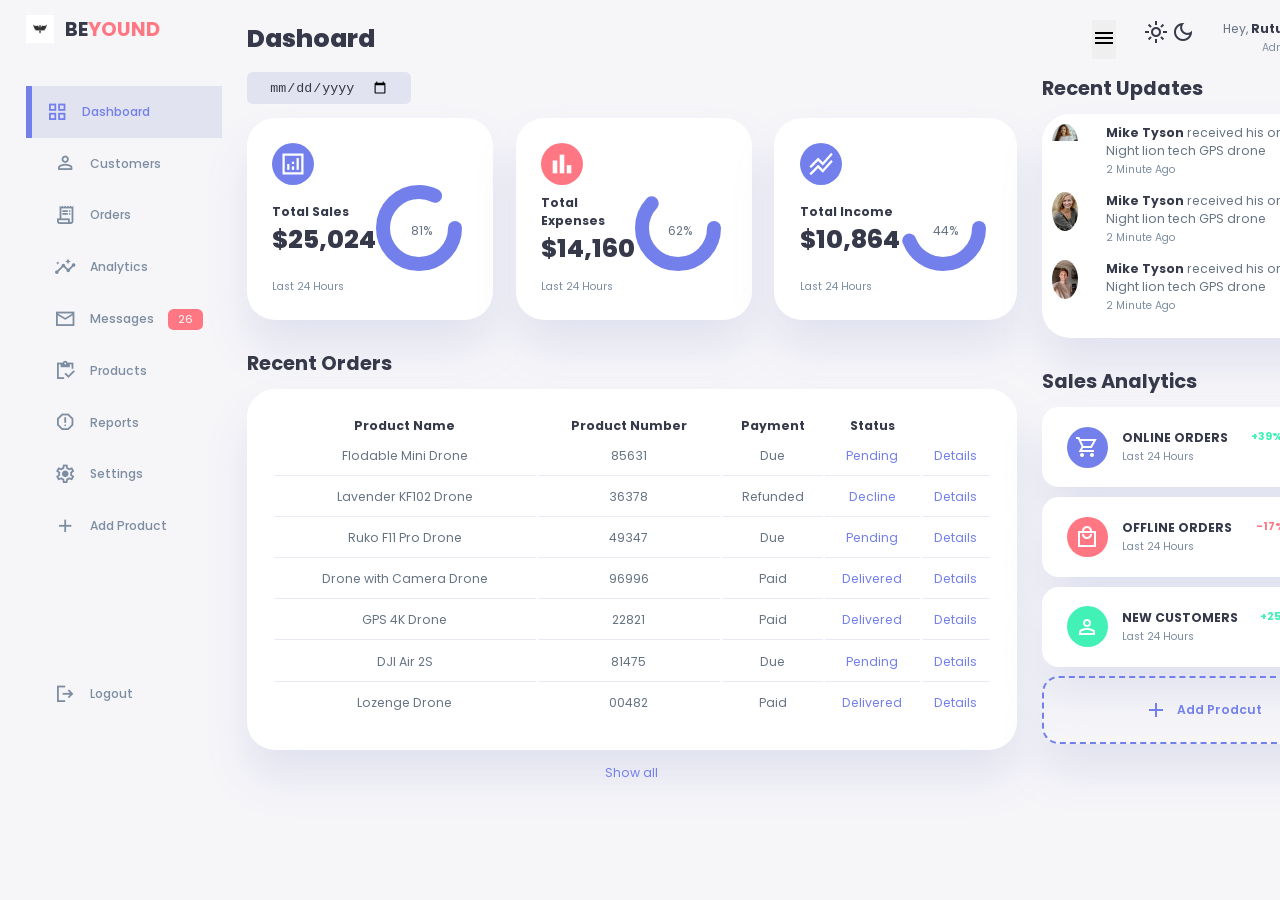
<file: index.html>
<!DOCTYPE html>
<html>
    <head>
        <meta charset="UTF-8">
        <meta http-equiv="X-UA-COMPATIBLE" content="IE-edge">
        <meta name="viewport" content="width=device-width , initial-scale=1.0"> 
        <title>RESPONSIVE WEBSITE USING HTML CSS AND JAVASCRIPT</title>
        <link rel="stylesheet" href="https://fonts.googleapis.com/css2?family=Material+Symbols+Sharp" />
        <link rel="stylesheet" href="style.css">
    </head>
    <body>
        <div class="container">
            <aside>
                <div class="top">
                    <div class="logo">
                        <img src="images/logo.jpg">
                        <h2>BE<span class="danger">YOUND</span></h2>
                    </div>
                    <div class="close" id="close-btn">
                        <span class="material-symbols-sharp">close</span>
                    </div>
                    <div class="sidebar">
                        <a href="#" class="active">
                            <span class="material-symbols-sharp">grid_view</span>
                            <h3>Dashboard</h3>
                        </a>
                        <a href="#">
                            <span class="material-symbols-sharp">person_outline</span>
                            <h3>Customers</h3>
                        </a>
                        <a href="#">
                            <span class="material-symbols-sharp">receipt_long</span>
                            <h3>Orders</h3>
                        </a>
                        <a href="#">
                            <span class="material-symbols-sharp">insights</span>
                            <h3>Analytics</h3>
                        </a>
                        <a href="#">
                            <span class="material-symbols-sharp">mail_outline</span>
                            <h3>Messages</h3>
                            <span class="message-count">26</span>
                        </a>
                        <a href="#">
                            <span class="material-symbols-sharp">inventory</span>
                            <h3>Products</h3>
                        </a>
                        <a href="#">
                            <span class="material-symbols-sharp">report_gmailerrorred</span>
                            <h3>Reports</h3>
                        </a>
                        <a href="#">
                            <span class="material-symbols-sharp">settings</span>
                            <h3>Settings</h3>
                        </a>
                        <a href="#">
                            <span class="material-symbols-sharp">add</span>
                            <h3>Add Product</h3>
                        </a>
                        <a href="#" class="logout">
                            <span class="material-symbols-sharp">logout</span>
                            <h3>Logout</h3>
                        </a>
                    </div>
                </div>
            </aside>
            <!----------------------END OF ASIDE--------------------->
            <main>
                <h1>Dashoard</h1>
                <div class="date">
                    <input type="date">
                </div>
                <div class="insights">
                    <div class="sales">
                        <span class="material-symbols-sharp">analytics</span>
                        <div class="middle">
                            <div class="left">
                               <h3>Total Sales</h3>
                               <h1>$25,024</h1>
                            </div>
                            <div class="progress">
                                <svg>
                                    <circle cx="38" cy="38" r="36"></circle>
                                </svg>
                                <div class="number">
                                    <p>81%</p>
                                </div>
                            </div>
                        </div>
                        <small class="text-muted">Last 24 Hours</small>
                    </div>
                    <!---------------------END OF SALES------------------>
                    <div class="expenses">
                        <span class="material-symbols-sharp">bar_chart</span>
                        <div class="middle">
                            <div class="left">
                               <h3>Total Expenses</h3>
                               <h1>$14,160</h1>
                            </div>
                            <div class="progress">
                                <svg>
                                    <circle cx="38" cy="38" r="36"></circle>
                                </svg>
                                <div class="number">
                                    <p>62%</p>
                                </div>
                            </div>
                        </div>
                        <small class="text-muted">Last 24 Hours</small>
                    </div>
                    <!---------------------END OF EXPENSES------------------>
                    <div class="income">
                        <span class="material-symbols-sharp">stacked_line_chart</span>
                        <div class="middle">
                            <div class="left">
                               <h3>Total Income</h3>
                               <h1>$10,864</h1>
                            </div>
                            <div class="progress">
                                <svg>
                                    <circle cx="38" cy="38" r="36"></circle>
                                </svg>
                                <div class="number">
                                    <p>44%</p>
                                </div>
                            </div>
                        </div>
                        <small class="text-muted">Last 24 Hours</small>
                    </div>
                    <!---------------------END OF INCOME------------------>
                </div>
                <!---------------------END OF INSIGHTS------------------->
                <div class="recent-orders">
                    <h2>Recent Orders</h2>
                    <table>
                        <thead>
                            <tr>
                                <th>Product Name</th>
                                <th>Product Number</th>
                                <th>Payment</th>
                                <th>Status</th>
                                <th></th>
                            </tr>
                        </thead>
                        <tbody>
                            <!--<tr>
                                <td>Foldable Mini Drone</td>
                                <td>85631</td>
                                <td>Due</td>
                                <td class="warning">Pending</td>
                                <td class="primary">Details</td>
                            </tr>
                            <tr>
                                <td>Foldable Mini Drone</td>
                                <td>85631</td>
                                <td>Due</td>
                                <td class="warning">Pending</td>
                                <td class="primary">Details</td>
                            </tr>
                            <tr>
                                <td>Foldable Mini Drone</td>
                                <td>85631</td>
                                <td>Due</td>
                                <td class="warning">Pending</td>
                                <td class="primary">Details</td>
                            </tr>
                            <tr>
                                <td>Foldable Mini Drone</td>
                                <td>85631</td>
                                <td>Due</td>
                                <td class="warning">Pending</td>
                                <td class="primary">Details</td>
                            </tr>
                            <tr>
                                <td>Foldable Mini Drone</td>
                                <td>85631</td>
                                <td>Due</td>
                                <td class="warning">Pending</td>
                                <td class="primary">Details</td>
                            </tr>
                            <tr>
                                <td>Foldable Mini Drone</td>
                                <td>85631</td>
                                <td>Due</td>
                                <td class="warning">Pending</td>
                                <td class="primary">Details</td>
                            </tr>-->
                        </tbody>
                    </table>
                    <a href="#">Show all</a>
                </div>
            </main>
            <!---------------END OF MAIN----------------->
            <div class="right">
                <div class="top">
                    <button id="menu-btn">
                        <span class="material-symbols-sharp">menu</span>
                    </button>
                    <div class="theme-toggler">
                        <span class="material-symbols-sharp active">light_mode</span>
                        <span class="material-symbols-sharp">dark_mode</span>
                    </div>
                    <div class="profile">
                       <div class="info">
                            <p>Hey, <b>Rutuja</b></p>
                            <small class="text-muted">Admin</small>
                       </div>
                       <div class="profile-photo">
                             <img src="images/profile.jpg">
                       </div>
                    </div>
                </div>
                <!---END OF TOP------>
                <div class="recent-updates">
                    <h2>Recent Updates</h2>
                    <div class="updates">
                        <div class="update">
                            <div class="profile-photo">
                                <img src="images/profile1.jpg">
                            </div>
                            <div class="message">
                                 <p><b>Mike Tyson</b> received his order of Night lion tech GPS drone</p>
                                 <small class="text-muted">2 Minute Ago</small>
                            </div>
                        </div>
                        <div class="update">
                            <div class="profile-photo">
                                <img src="images/profile2.jpeg">
                            </div>
                            <div class="message">
                                 <p><b>Mike Tyson</b> received his order of Night lion tech GPS drone</p>
                                 <small class="text-muted">2 Minute Ago</small>
                            </div>
                        </div>
                        <div class="update">
                            <div class="profile-photo">
                                <img src="images/profile3.jpeg">
                            </div>
                            <div class="message">
                                 <p><b>Mike Tyson</b> received his order of Night lion tech GPS drone</p>
                                 <small class="text-muted">2 Minute Ago</small>
                            </div>
                        </div>
                    </div>
                </div>
                <!------------------END OF RECENT UPDATES------------------>
                <div class="sales-analytics">
                     <h2>Sales Analytics</h2>
                     <div class="item online">
                          <div class="icon">
                              <span class="material-symbols-sharp">shopping_cart</span>
                          </div>
                          <div class="right">
                               <div class-info>
                                    <h3>ONLINE ORDERS</h3>
                                    <small class="text-muted">Last 24 Hours</small>
                               </div>
                               <h5 class="success">+39%</h5>
                               <h3>3849</h3>
                          </div>
                     </div>
                      <div class="item offline">
                          <div class="icon">
                              <span class="material-symbols-sharp">local_mall</span>
                          </div>
                          <div class="right">
                               <div class-info>
                                    <h3>OFFLINE ORDERS</h3>
                                    <small class="text-muted">Last 24 Hours</small>
                               </div>
                               <h5 class="danger">-17%</h5>
                               <h3>1100</h3>
                          </div>
                     </div>
                      <div class="item customers">
                          <div class="icon">
                              <span class="material-symbols-sharp">person</span>
                          </div>
                          <div class="right">
                               <div class-info>
                                    <h3>NEW CUSTOMERS</h3>
                                    <small class="text-muted">Last 24 Hours</small>
                               </div>
                               <h5 class="success">+25%</h5>
                               <h3>849</h3>
                          </div>
                     </div>
                     <div class="item add-product">
                        <div>
                            <span class="material-symbols-sharp">add</span>
                            <h3>Add Prodcut</h3>
                        </div>
                     </div>
                </div>
            </div>
        </div>
    
      <script src="orders.js" defer></script>
      <script src="index.js" defer></script>
     
    </body>
</html>
</file>
<file: style.css>
@import url("https://fonts.googleapis.com/css2?family=poppins:wght@300;400;500;600;700;800&display=swap");
/*-------------------Root varaibles--------------*/
:root {
    --color-primary: #7380ec;
    --color-danger: #ff7782;
    --color-success: #41f1b6;
    --color-warning: #ffbb55;
    --color-white: #fff;
    --color-info-dark: #7d8da1;
    --color-info-light: #dce1eb;
    --color-dark: #363949;
    --color-light: rgba(132, 139, 200, 0.18);
    --color-primary-variant: #111e88;
    --color-dark-variant: #677483;
    --color-background: #f6f6f9;

    --card-border-radius: 2rem;
    --border-radius-1: 0.4rem;
    --border-radius-2: 0.8rem;
    --border-radius-3: 1.2rem;

    --card-padding: 1.8rem;
    --padding-1: 1.2rem;

    --box-shadow: 0 2rem 3rem var(--color-light)
}
/*------------------------DARK THEME VARAIBLES----------------*/
.dark-theme-variables{
    --color-background:#181a1e;
    --color-white:#202528;
    --color-dark:#edeffd;
    --color-dark-variant:#a3bdcc;
    --color-light:rgba(0,0,0,0.4);
    --box-shadow:0 2rem 3rem var(--color-light);
}
*{
    margin: 0;
    padding: 0;
    outline: 0;
    appearance: none;
    border: 0;
    text-decoration: none;
    list-style: none;
    box-sizing: border-box;
}
html {
    font-size : 14px;
}
body {
    width: 100vw;
    height: 100vh;
    font-family: poppins, sans-serif;
    font-size: 0.88rem;
    background: var(--color-background);
    user-select: none;
    overflow-x: hidden;
    color:var(--color-dark);
}
.container{
    display: grid;
    width: 96%;
    margin: 0 auto;
    gap: 1.8rem;
    grid-template-columns: 14rem auto 23rem;
}
a {
    color: var(--color-black);
}
img {
    display: block;
    width: 100%;
}
h1 {
    font-weight: 800;
    font-size: 1.8rem;
}
h2 {
    font-size: 1.4rem;
}
h3 {
    font-size: 0.87rem;
}
h4 {
    font-size: 0.8rem;
}
h5 {
    font-size: 0.77rem;
}
small {
    font-size: 0.75rem;
}
.profile-photo {
    width: 2.8rem;
    height: 2.8rem;
    border-radius: 50%;
    overflow: hidden;
}
.text-muted {
    color:var(--color-info-dark);
}
p {
    color:var(--color-dark-variant);
}
b {
    color:var(--color-dark);
}
.primary {
    color:var(--color-primary);
}
.danger {
    color:var(--color-danger);
}
.success {
    color:var(--color-success);
}
.warning {
    color:var(--color-warning);
}
aside{
    height:100vh;
}
aside.top {
    display: flex;
    align-items: center;
    justify-content: space-between;
    margin-top:1.4rem;
}
aside .logo{
    display:flex;
    align-items:center;
    gap:0.8rem;
    padding-top:1rem;
}
aside .logo img {
    width: 2rem;
    height: 2rem;
}
aside .close {
    display:none;
}

/*=====================sidebar=====================*/
aside .sidebar {
    display:flex;
    flex-direction:column;
    height:86vh;
    position:relative;
    top:3rem;
}
aside h3{
    font-weight:500;
}
aside .sidebar a{
    display:flex;
    color:var(--color-info-dark);
    margin-left:2rem;
    gap:1rem;
    align-items:center;
    position:relative;
    height:3.7rem;
    transition:all 300ms ease;
}
aside .sidebar a span {
    font-size:1.6rem;
    transition:all 300ms ease;
}
aside .sidebar .logout {
    position:absolute;
    bottom:10rem;
    width:100%;
}
aside .sidebar a.active{
    background:var(--color-light);
    color:var(--color-primary);
    margin-left:0;
}
aside .sidebar a.active:before{
    content:"";
    width:6px;
    height:100%;
    background:var(--color-primary);
}
aside .sidebar a.active span {
    color:var(--color-primary);
    margin-left:calc(1rem-3px);
}
aside .sidebar a:hover{
    color:var(--color-primary);
}
aside .sidebar a:hover span {
    margin-left:1rem;
}
aside .sidebar .message-count {
    background:var(--color-danger);
    color:var(--color-white);
    padding:2px 10px;
    font-size:11px;
    border-radius:var(--border-radius-1);
}

/*=====================MAIN======================*/
main {
    margin-top:1.4rem;
}
main .date{
    display:inline-block;
    background:var(--color-light);
    border-radius:var(--border-radius-1);
    margin-top:1rem;
    padding:0.5rem 1.6rem;
}
main .date input[type="date"] {
    background:transparent;
    color:var(--color-dark);
}
main .insights {
    display:grid;
    grid-template-columns:repeat(3, 1fr);
    gap:1.6rem;
}
main .insights > div {
    background:var(--color-white);
    padding:var(--card-padding);
    border-radius:var(--card-border-radius);
    margin-top:1rem;
    box-shadow:var(--box-shadow);
    transition:all 300ms ease;
}
main .insights > div:hover {
    box-shadow:none;
}
main .insights > div span {
    background:var(--color-primary);
    padding:0.5rem;
    border-radius:50%;
    color:var(--color-white);
    font-size:2rem;
}
main .insights > div.expenses span {
    background:var(--color-danger);
}
main .insights > div.incomes span {
    background:var(--color-success);
}
main .insights > div .middle {
    display:flex;
    align-items:center;
    justify-content:space-between;
}
main .insights .progress {
    position:relative;
    width:92px;
    height:92px;
    border-radius:50%;
}
main .insights svg {
    width:7rem;
    height:7rem;
}
main .insights svg circle {
    fill:none;
    stroke:var(--color-primary);
    stroke-width:14;
    stroke-linecap:round;
    transform:translate(5px, 5px);
    stroke-dasharray:226;
    stroke-dashoffset:226;
}
main .insights .sales svg circle {
    stroke-dasharray: 226;
    stroke-dashoffset: 40;
}
main .insights .expenses svg circle {
    stroke-dasharray: 226;
    stroke-dashoffset: 86;
}
main .insights .income svg circle {
    stroke-dasharray: 226;
    stroke-dashoffset: 126;
}
main .insights .progress .number {
    position:absolute;
    top:0;
    left:0;
    height:100%;
    width:100%;
    display:flex;
    justify-content:center;
    align-items:center;
}
/*======================RECENTS ORDERS=====================*/
main .recent-orders {
    margin-top:2rem;
}
main .recent-orders h2{
    margin-bottom:0.8rem;
}
main .recent-orders table {
    background:var(--color-white);
    width:100%;
    border-radius:var(--card-border-radius);
    padding:var(--card-padding);
    text-align:center;
    box-shadow:var(--box-shadow);
    transition:all 300ms ease;
}
main .recent-orders table:hover {
    box-shadow:none;
}
main table tbody td {
    height:2.8rem;
    border-bottom:1px solid var(--color-light);
    color:var(--color-dark-variant);
}
main table tbody tr:last-child td {
    border:none;
}
main .recent-orders a {
    text-align:center;
    display:block;
    margin:1rem auto;
    color:var(--color-primary);
}
/*========================RIGHT=====================*/
.right {
    margin-top:1.4rem;
}
.right .top {
    display:flex;
    justify-content:end;
    gap:2rem;
}
.right .top .button {
    display:none;
}
.right .theme-toggle {
    background:var(--color-light);
    display:flex;
    justify-content:space-between;
    align-items:center;
    height:1.6rem;
    width:4.2rem;
    cursor:pointer;
    border-radius:var(--border-radius-1);
}
.right .theme-toggle span {
    font-size:1.2rem;
    width:50%;
    height:100%;
    display:flex;
    align-items:center;
    justify-content:center;
}
.right .theme-toggle span.active{
    background:var(--color-primary);
    color:white;
    border-radius:var(--border-radius-1);
}
.right .top .profile {
    display:flex;
    gap:2rem;
    text-align:right;
}
/*====================RECENT UPDATES ====================*/
.right .recent-updates {
    margin-top:1rem;
}
.right .recent-updates h2 {
    margin-bottom: 0.8rem;
}
.right .recent-updates .updates {
    background:var(--color-white);
    padding:10px 10px 10px;
    border-radius:var(--card-border-radius);
    box-shadow:var(--box-shadow);
    transition:all 300ms ease;
}
.right .recent-updates .updates:hover {
    box-shadow:none;
}
.right .recent-updates .updates .update {
    display:flex;
    grid-template-columns:2.6rem auto;
    gap:2rem;
    margin-bottom:1rem;
}
/*=================SALES ANALYTICS=================*/
.right .sales-analytics {
    margin-top:2rem;
}
.right .sales-analytics h2 {
    margin-bottom:0.8rem;
}
.right .sales-analytics .item {
    background:var(--color-white);
    display:flex;
    align-items:center;
    gap:1rem;
    margin-bottom:0.7rem;
    padding:1.4rem var(--card-padding);
    border-radius:var(--border-radius-3);
    box-shadow:var(--box-shadow);
    transition: all 300ms ease;
}
.right .sales-analytics .item:hover {
    box-shadow:none;
}
.right .sales-analytics .item .right {
    display:flex;
    justify-content:space-between;
    align-items:start;
    margin:0;
    width:100%;
}
.right .sales-analytics .item .icon {
    padding:0.6rem;
    color:var(--color-white);
    border-radius:50%;
    background:var(--color-primary);
    display:flex;
}
.right .sales-analytics .item.offline .icon {
    background:var(--color-danger);
}
.right .sales-analytics .item.customers .icon {
    background:var(--color-success);
}
.right .sales-analytics .add-product {
    background-color:transparent;
    border: 2px dashed var(--color-primary);
    color:var(--color-primary);
    display:flex;
    align-items:center;
    justify-content:center;
}
.right .sales-analytics .add-product:hover {
     background:var(--color-primary);
     color:white;
}
.right .sales-analytics .add-product div {
    display:flex;
    align-items:center;
    gap:0.6rem;
}
.right .sales-analytics .add-product div h3{
    font-weight:600;
}
/*=====================MEDIA QUERIES=====================*/
@media screen and (max-width:1200px){
    .conatiner{
        width:94%;
        grid-template-columns:7rem auto 23rem;
    }
    aside .logo h2 {
        display:none;
    }
    aside .sidebar h3 {
        display:none;
    }
    aside .sidebar a {
        width:5.6rem;
    }
    aside .sidebar a:last-child {
        position:relative;
        margin-top:1.8rem;
    }
    main .insights {
        grid-template-columns:1fr;
        gap:0;
    }
    main .recent-orders {
        width:94%;
        position:absolute;
        left:50%;
        transform:translateX(-50%);
        margin:2rem 0 0 0.8rem;
    }
    main .recent-orders table {
        width:83vw;
    }
    main table thead tr th:last-child,
    main table thead tr th:first-child{
        display:none;
    }
    main table tbody tr th:last-child,
    main table tbody tr th:first-child{
        display:none;
    }
    /*===================MEDIA QUERIES==========================*/
    @media screen and (max-width:768px){
        .container{
            width:100%;
            grid-template-columns: 1fr;
        }
        aside {
            position:fixed;
            left:-100%;
            background:var(--color-white);
            width:18rem;
            z-index:3;
            box-shadow:1rem 3rem 4rem var(--color-light);
            height:100vh;
            padding-right:var(--card-padding);
            display:none;
            animation:showMenu 400ms ease forwards;
        }
        @keyframes showMenu {
            to{
                left:0;
             }
        }
        aside.logo{
            margin-left:1rem;
        }
        aside .logo h2{
            display:inline;
        }
        aside .sidebar h3{
            display:inline;
        }
        aside .sidebar a{
            width:100%;
            height:3.4rem;
        }
        aside .sidebar a:last-child {
            position:absolute;
            bottom:5rem;
        }
        aside .close {
            display:inline-block;
            cursor:pointer;
        }
        main {
            margin-top:8rem;
            padding:0 1rem;
        }
        main .recent-orders {
            position:relative;
            margin:3rem 0 0 0;
            width:100%;
        }
        main .recent-orders table {
            width:100%;
            margin:0;
        }
        .right {
            width:94%;
            margin:0 auto 4rem; 
        }
        .right .top {
            position:fixed;
            top:0;
            left:0;
            align-items:center;
            padding:0 0.8rem;
            height:4.6rem;
            background:var(--color-white);
            width:100%;
            margin:0;
            z-index:2;
            box-shadow: 0 1rem 1rem var(--color-light);
        }
        .right .top .theme .toggler {
            width:4.4rem;
            position:relative;
            left:66%;
        }
        .right .profile .info {
            display:none;
        }
        .right .top button {
            display:inline-block;
            background:transparent;
            cursor:pointer;
            color:var(--color-dark);
            position:absolute;
            left:1rem;
        }
        .right .top button span {
            font-size:2rem;
        }
    }

}
</file>
